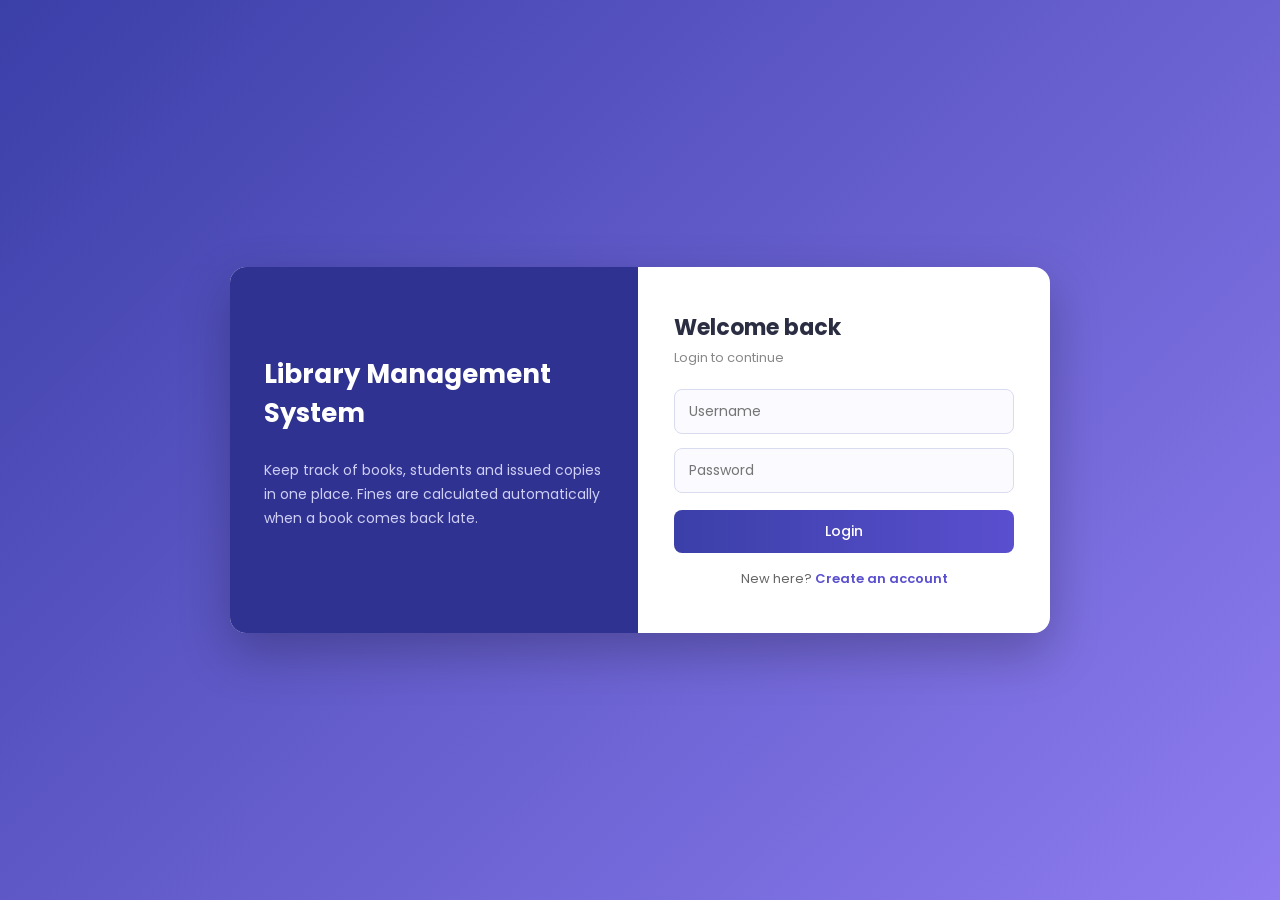
<file: books.html>
<!DOCTYPE html>
<html>
<head>
  <meta charset="UTF-8">
  <title>Manage Books</title>
  <link rel="stylesheet" href="css/style.css">
</head>
<body>
  <div class="navbar">
    <div>
      <a href="dashboard.html">Dashboard</a>
      <a href="books.html">Books</a>
      <a href="students.html">Students</a>
      <a href="issue.html">Issue / Return</a>
            <a href="history.html">History</a>
    </div>
    <button onclick="logout()">Logout</button>
  </div>
  <div class="container">
    <div class="card">
      <h2 id="formTitle">Add Book</h2>
      <input type="hidden" id="bookId">
      <input type="hidden" id="available">
      <input id="title" placeholder="Title">
      <input id="author" placeholder="Author">
      <input id="isbn" placeholder="ISBN">
      <input id="category" placeholder="Category">
      <input id="quantity" type="number" placeholder="Quantity">
      <button class="primary" onclick="saveBook()">Save Book</button>
      <p id="msg"></p>
    </div>
    <div class="card">
      <input placeholder="Search by title, author or ISBN" oninput="searchBooks(this.value)">
      <table>
        <thead><tr><th>Title</th><th>Author</th><th>ISBN</th><th>Category</th><th>Qty</th><th>Available</th><th>Actions</th></tr></thead>
        <tbody id="bookTable"></tbody>
      </table>
    </div>
  </div>
  <script src="js/api.js"></script>
  <script src="js/auth.js"></script>
  <script src="js/books.js"></script>
</body>
</html>
</file>
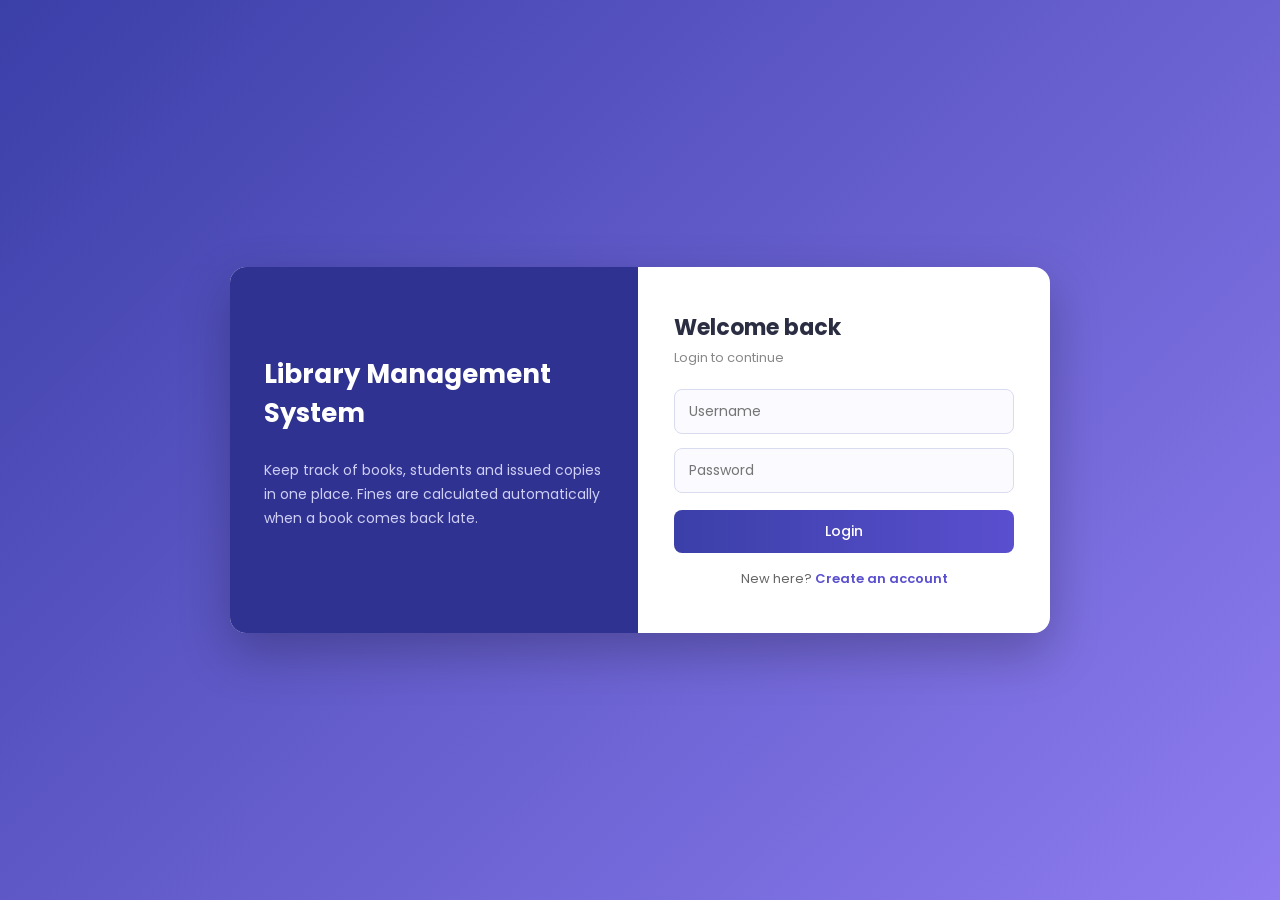
<file: dashboard.html>
<!DOCTYPE html>
<html>
<head>
  <meta charset="UTF-8">
  <meta name="viewport" content="width=device-width, initial-scale=1">
  <title>Dashboard</title>
  <link rel="stylesheet" href="css/style.css">
</head>
<body>
  <div class="navbar">
    <div>
      <a href="dashboard.html">Dashboard</a>
      <a href="books.html">Books</a>
      <a href="students.html">Students</a>
      <a href="issue.html">Issue / Return</a>
      <a href="history.html">History</a>
    </div>
    <button onclick="logout()">Logout</button>
  </div>
  <div class="container">
    <div class="card">
      <h2 id="welcome">Welcome</h2>
      <p>Here is a quick look at your library today. Use the menu above to manage books, students and issued books.</p>
    </div>

    <div class="stats">
      <div class="stat"><div class="num" id="totalBooks">0</div><div class="label">Total book titles</div></div>
      <div class="stat"><div class="num" id="totalStudents">0</div><div class="label">Registered students</div></div>
      <div class="stat good"><div class="num" id="issuedCount">0</div><div class="label">Books currently issued</div></div>
      <div class="stat warn"><div class="num" id="overdueCount">0</div><div class="label">Overdue books</div></div>
      <div class="stat warn"><div class="num" id="totalFines">Rs. 0</div><div class="label">Fines collected</div></div>
    </div>

    <div class="card">
      <h2>Library Rules Book: Late Return Fine</h2>
      <p>A book can be kept for <b>14 days</b>. After that, a fine is charged when the book is returned. A student can hold at most <b>3 books</b> at a time.</p>
      <table class="rules-table">
        <thead><tr><th>Days late</th><th>Fine</th></tr></thead>
        <tbody>
          <tr><td>1 to 3 days</td><td>Rs. 10</td></tr>
          <tr><td>4 to 7 days</td><td>Rs. 20</td></tr>
          <tr><td>8 to 14 days</td><td>Rs. 50</td></tr>
          <tr><td>15 days or more</td><td>Rs. 100</td></tr>
        </tbody>
      </table>
    </div>

    <div class="card">
      <h2>Overdue Books and Fines</h2>
      <table>
        <thead><tr><th>Student</th><th>Book</th><th>Due Date</th><th>Days Late</th><th>Fine</th></tr></thead>
        <tbody id="overdueTable"></tbody>
      </table>
    </div>
  </div>
  <script src="js/api.js"></script>
  <script src="js/auth.js"></script>
  <script src="js/dashboard.js"></script>
</body>
</html>
</file>
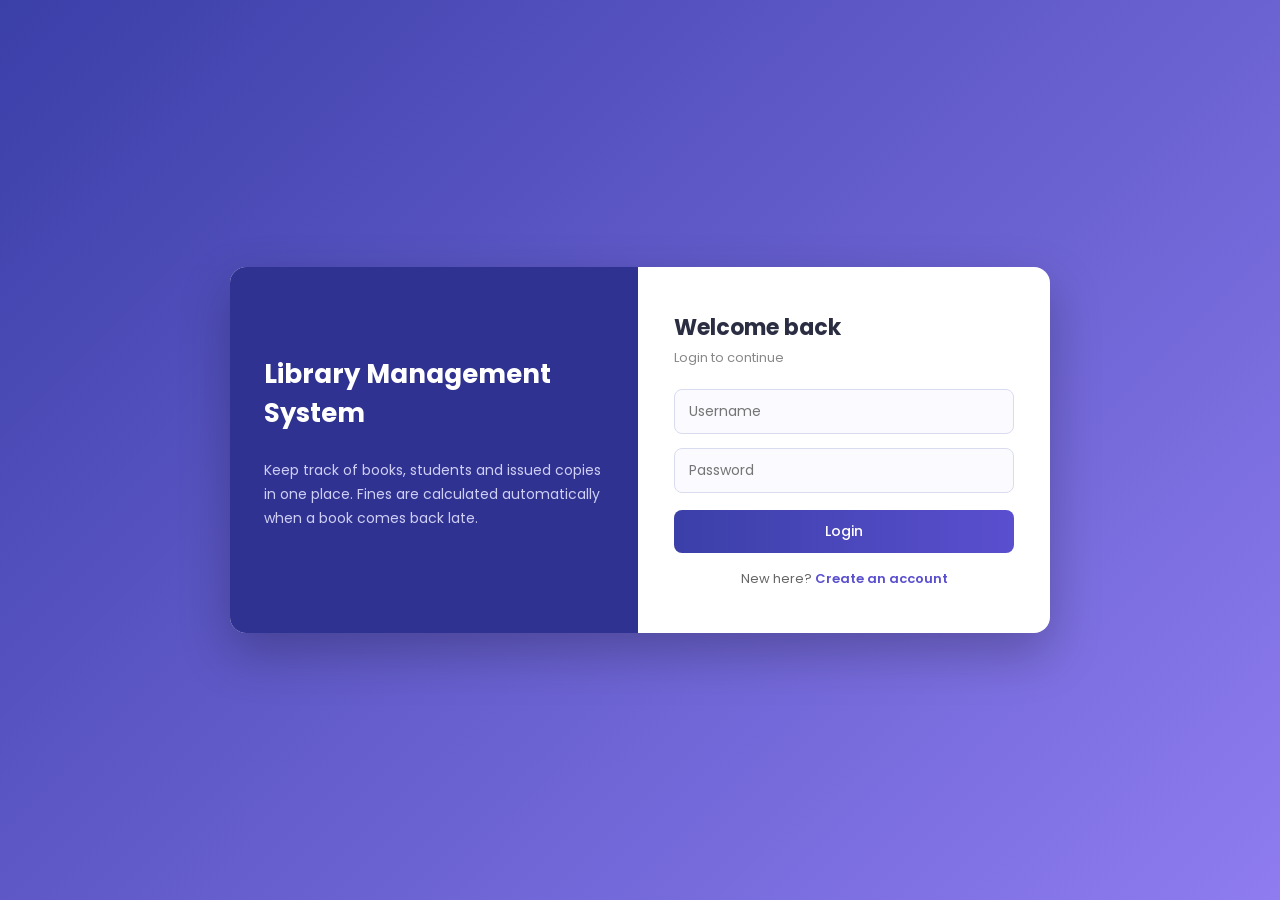
<file: history.html>
<!DOCTYPE html>
<html>
<head>
  <meta charset="UTF-8">
  <meta name="viewport" content="width=device-width, initial-scale=1">
  <title>Issue History</title>
  <link rel="stylesheet" href="css/style.css">
</head>
<body>
  <div class="navbar">
    <div>
      <a href="dashboard.html">Dashboard</a>
      <a href="books.html">Books</a>
      <a href="students.html">Students</a>
      <a href="issue.html">Issue / Return</a>
      <a href="history.html">History</a>
    </div>
    <button onclick="logout()">Logout</button>
  </div>
  <div class="container">
    <div class="card">
      <h2>Issue History</h2>
      <p>Every book ever issued, newest first, including returned books and the fines paid.</p>
      <select style="max-width:220px" onchange="filterHistory(this.value)">
        <option value="ALL">All records</option>
        <option value="ISSUED">Currently issued</option>
        <option value="RETURNED">Returned</option>
      </select>
      <table>
        <thead>
          <tr><th>Student</th><th>Book</th><th>Issue Date</th><th>Due Date</th><th>Return Date</th><th>Status</th><th>Fine</th></tr>
        </thead>
        <tbody id="historyTable"></tbody>
      </table>
    </div>
  </div>
  <script src="js/api.js"></script>
  <script src="js/auth.js"></script>
  <script src="js/history.js"></script>
</body>
</html>
</file>
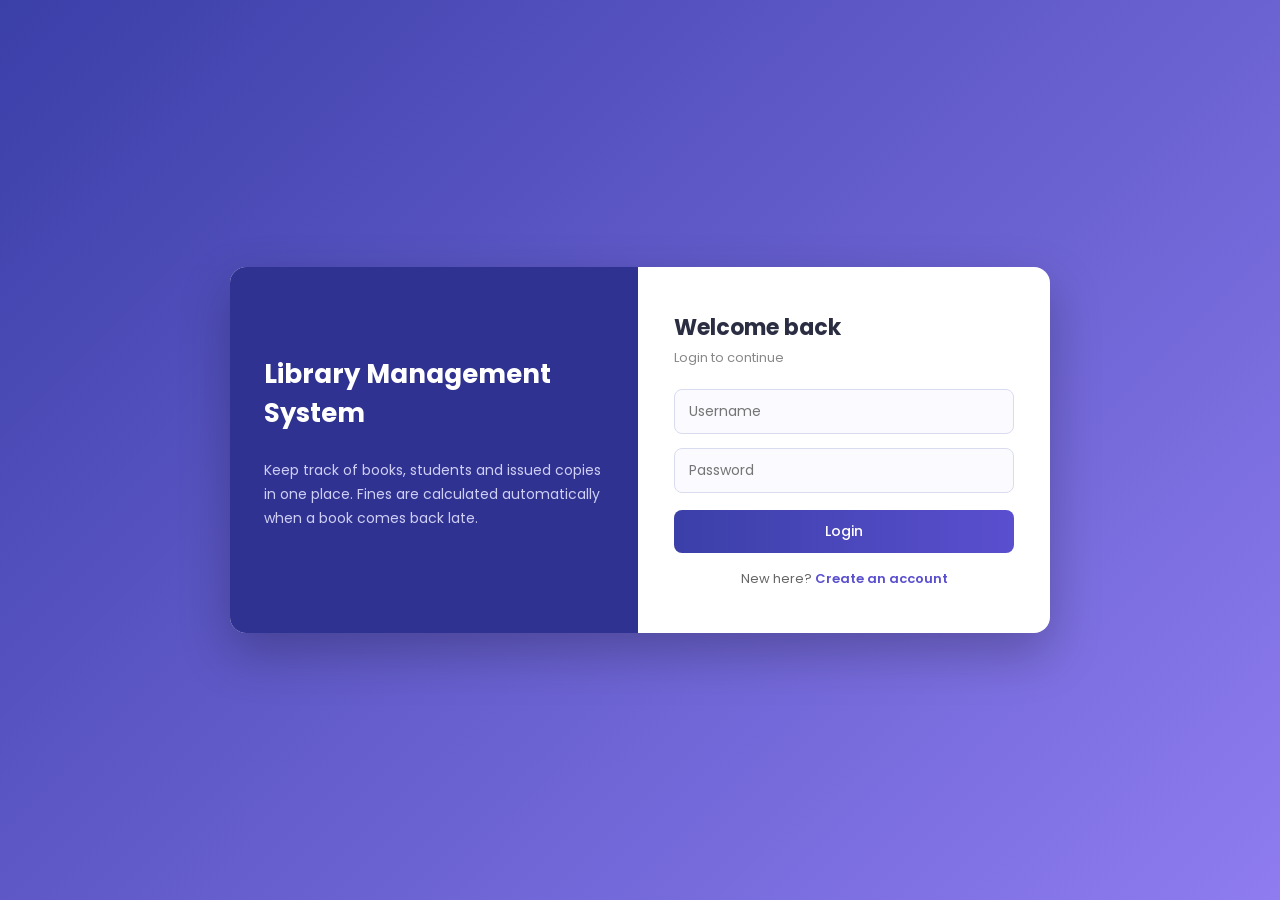
<file: issue.html>
<!DOCTYPE html>
<html>
<head>
  <meta charset="UTF-8">
  <meta name="viewport" content="width=device-width, initial-scale=1">
  <title>Issue / Return</title>
  <link rel="stylesheet" href="css/style.css">
</head>
<body>
  <div class="navbar">
    <div>
      <a href="dashboard.html">Dashboard</a>
      <a href="books.html">Books</a>
      <a href="students.html">Students</a>
      <a href="issue.html">Issue / Return</a>
            <a href="history.html">History</a>
    </div>
    <button onclick="logout()">Logout</button>
  </div>
  <div class="container">
    <div class="card">
      <h2>Issue a Book</h2>
      <select id="studentSelect"><option value="">Select Student</option></select>
      <select id="bookSelect"><option value="">Select Book</option></select>
      <button class="primary" onclick="issueBook()">Issue Book</button>
      <p id="msg"></p>
      <p class="note">Books must be returned within 14 days. Late returns are fined as per the rules book on the dashboard.</p>
    </div>
    <div class="card">
      <h2>Currently Issued Books</h2>
      <table>
        <thead><tr><th>Student</th><th>Book</th><th>Issue Date</th><th>Due Date</th><th>Fine</th><th>Action</th></tr></thead>
        <tbody id="issueTable"></tbody>
      </table>
    </div>
  </div>
  <script src="js/api.js"></script>
  <script src="js/auth.js"></script>
  <script src="js/issue.js"></script>
</body>
</html>
</file>
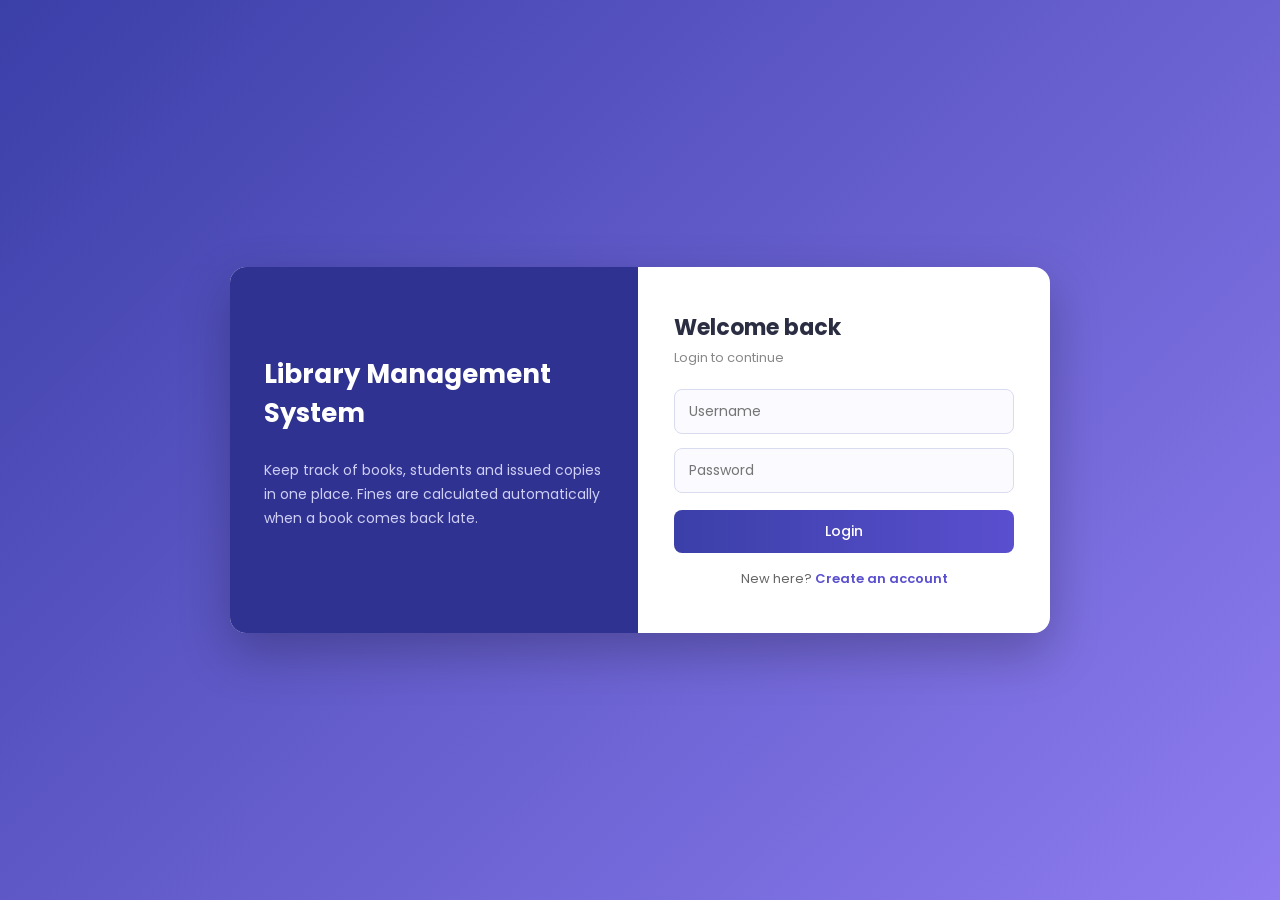
<file: login.html>
<!DOCTYPE html>
<html>
<head>
  <meta charset="UTF-8">
  <meta name="viewport" content="width=device-width, initial-scale=1">
  <title>Library Login</title>
  <link rel="stylesheet" href="css/style.css">
</head>
<body>
  <div class="auth-page">
    <div class="auth-box">
      <div class="auth-side">
        <h1>Library Management System</h1>
        <p>Keep track of books, students and issued copies in one place. Fines are calculated automatically when a book comes back late.</p>
      </div>
      <div class="auth-form">
        <h2>Welcome back</h2>
        <div class="sub">Login to continue</div>
        <input id="username" placeholder="Username">
        <input id="password" type="password" placeholder="Password">
        <button class="primary" onclick="login()">Login</button>
        <p id="msg" class="error"></p>
        <div class="switch">New here? <a href="signup.html">Create an account</a></div>
      </div>
    </div>
  </div>
  <script src="js/api.js"></script>
  <script>
    if (localStorage.getItem("loggedIn") === "true") {
      window.location.href = "dashboard.html";
    }

    async function login() {
      const username = document.getElementById("username").value;
      const password = document.getElementById("password").value;
      try {
        const result = await apiPost("/auth/login", { username, password });
        localStorage.setItem("loggedIn", "true");
        localStorage.setItem("userName", result.name);
        window.location.href = "dashboard.html";
      } catch (e) {
        document.getElementById("msg").innerText = e.message;
      }
    }
  </script>
</body>
</html>
</file>
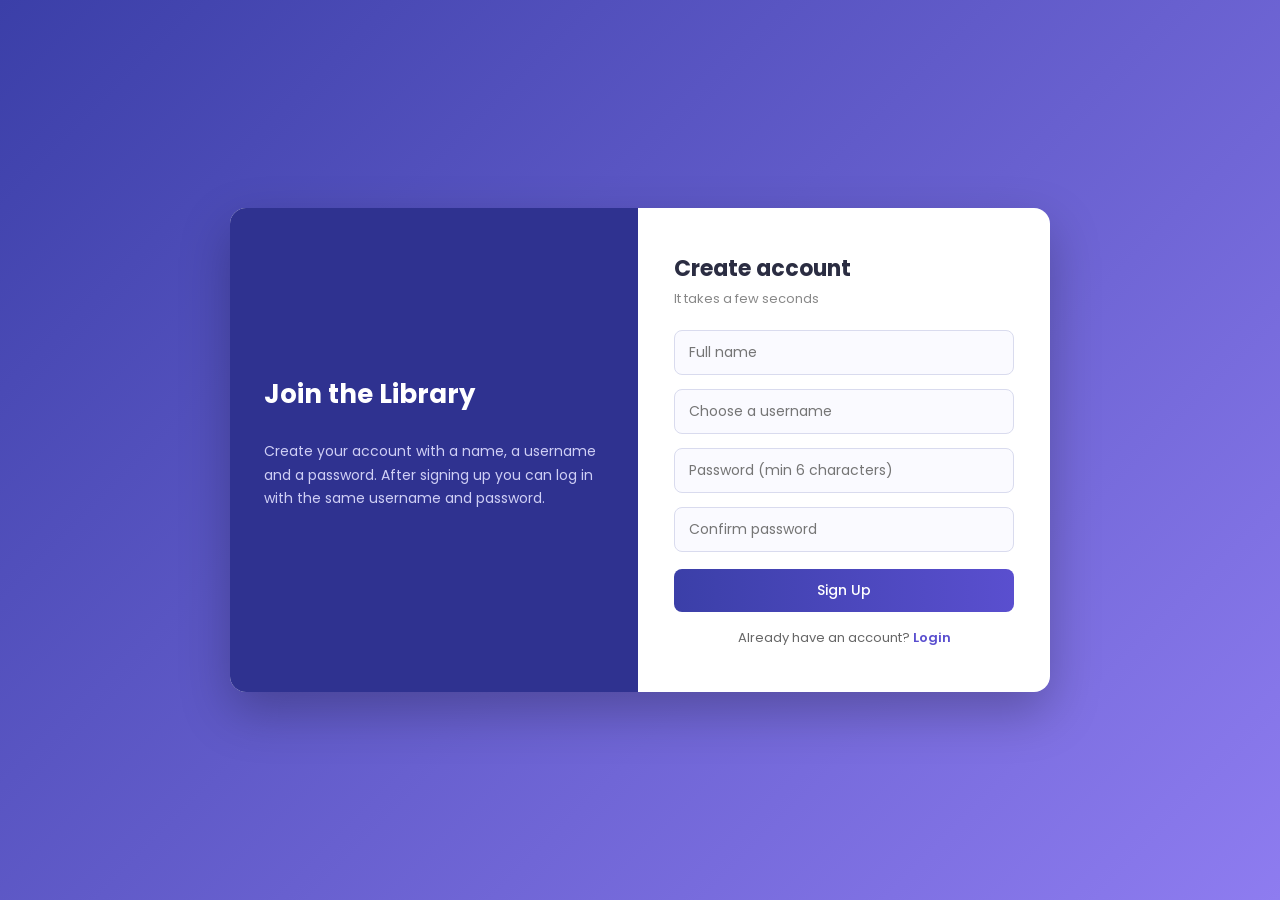
<file: signup.html>
<!DOCTYPE html>
<html>
<head>
  <meta charset="UTF-8">
  <meta name="viewport" content="width=device-width, initial-scale=1">
  <title>Sign Up</title>
  <link rel="stylesheet" href="css/style.css">
</head>
<body>
  <div class="auth-page">
    <div class="auth-box">
      <div class="auth-side">
        <h1>Join the Library</h1>
        <p>Create your account with a name, a username and a password. After signing up you can log in with the same username and password.</p>
      </div>
      <div class="auth-form">
        <h2>Create account</h2>
        <div class="sub">It takes a few seconds</div>
        <input id="fullName" placeholder="Full name">
        <input id="username" placeholder="Choose a username">
        <input id="password" type="password" placeholder="Password (min 6 characters)">
        <input id="confirm" type="password" placeholder="Confirm password">
        <button class="primary" onclick="signup()">Sign Up</button>
        <p id="msg" class="error"></p>
        <div class="switch">Already have an account? <a href="login.html">Login</a></div>
      </div>
    </div>
  </div>
  <script src="js/api.js"></script>
  <script>
    async function signup() {
      const fullName = document.getElementById("fullName").value;
      const username = document.getElementById("username").value;
      const password = document.getElementById("password").value;
      const confirm = document.getElementById("confirm").value;
      const msg = document.getElementById("msg");

      if (password !== confirm) {
        msg.className = "error";
        msg.innerText = "Passwords do not match";
        return;
      }
      try {
        const result = await apiPost("/auth/register", { fullName, username, password });
        msg.className = "success";
        msg.innerText = result.message + ". Redirecting to login...";
        setTimeout(() => window.location.href = "login.html", 1500);
      } catch (e) {
        msg.className = "error";
        msg.innerText = e.message;
      }
    }
  </script>
</body>
</html>
</file>
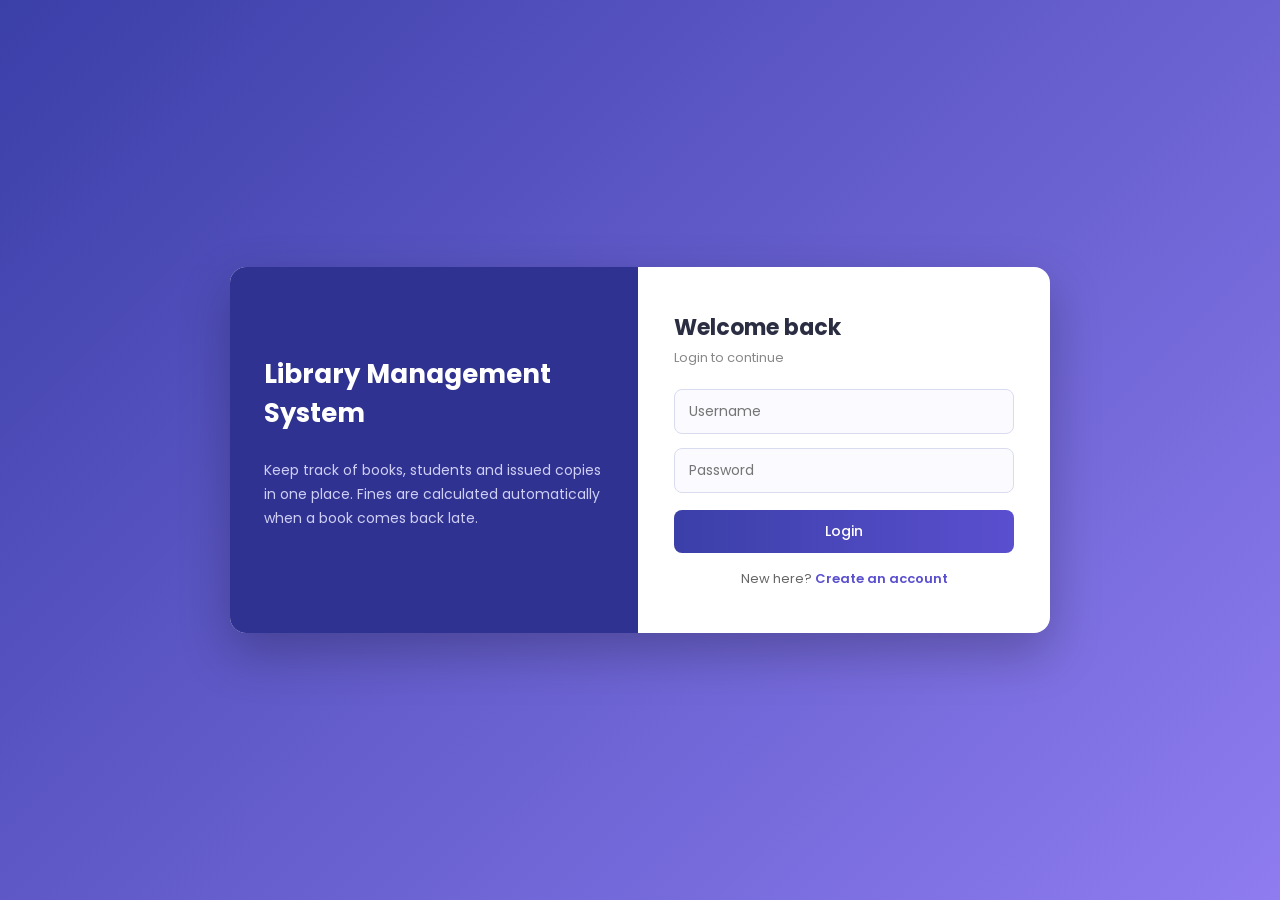
<file: students.html>
<!DOCTYPE html>
<html>
<head>
  <meta charset="UTF-8">
  <title>Manage Students</title>
  <link rel="stylesheet" href="css/style.css">
</head>
<body>
  <div class="navbar">
    <div>
      <a href="dashboard.html">Dashboard</a>
      <a href="books.html">Books</a>
      <a href="students.html">Students</a>
      <a href="issue.html">Issue / Return</a>
            <a href="history.html">History</a>
    </div>
    <button onclick="logout()">Logout</button>
  </div>
  <div class="container">
    <div class="card">
      <h2 id="formTitle">Add Student</h2>
      <input type="hidden" id="studentId">
      <input id="name" placeholder="Name">
      <input id="rollNo" placeholder="Roll Number">
      <input id="department" placeholder="Department">
      <input id="phone" placeholder="Phone">
      <button class="primary" onclick="saveStudent()">Save Student</button>
      <p id="msg"></p>
    </div>
    <div class="card">
      <table>
        <thead><tr><th>Name</th><th>Roll No</th><th>Department</th><th>Phone</th><th>Actions</th></tr></thead>
        <tbody id="studentTable"></tbody>
      </table>
    </div>
  </div>
  <script src="js/api.js"></script>
  <script src="js/auth.js"></script>
  <script src="js/students.js"></script>
</body>
</html>
</file>
<file: css/style.css>
@import url('https://fonts.googleapis.com/css2?family=Poppins:wght@400;500;600&display=swap');

* { box-sizing: border-box; font-family: 'Poppins', Arial, sans-serif; }
body { margin: 0; background: #f3f4fb; color: #2b2d42; }

/* ---------- navbar ---------- */
.navbar {
  background: linear-gradient(90deg, #3b3fa8, #5a4fcf);
  padding: 14px 32px; display: flex; align-items: center;
  box-shadow: 0 2px 10px rgba(59, 63, 168, 0.3);
}
.navbar a {
  color: #dcdcff; text-decoration: none; margin-right: 8px;
  padding: 8px 14px; border-radius: 6px; font-size: 14px; font-weight: 500;
}
.navbar a:hover { background: rgba(255, 255, 255, 0.15); color: #fff; }
.navbar a.active { background: #fff; color: #3b3fa8; }
.navbar .user-chip { margin-left: auto; margin-right: 14px; color: #fff; font-size: 14px; }
.navbar button {
  background: rgba(255, 255, 255, 0.18); color: #fff; border: 1px solid rgba(255, 255, 255, 0.4);
  padding: 7px 16px; border-radius: 6px; cursor: pointer; font-size: 13px;
}
.navbar button:hover { background: #e74c3c; border-color: #e74c3c; }

/* ---------- layout ---------- */
.container { max-width: 1000px; margin: 32px auto; padding: 0 20px; }
.card {
  background: #fff; padding: 26px; border-radius: 12px;
  box-shadow: 0 4px 14px rgba(40, 40, 100, 0.08); margin-bottom: 22px;
}
.card h2 { margin-top: 0; color: #3b3fa8; font-size: 20px; }

/* ---------- forms ---------- */
input, select {
  padding: 11px 14px; margin: 7px 0; width: 100%; font-size: 14px;
  border: 1.5px solid #d9dbee; border-radius: 8px; background: #fafaff;
}
input:focus, select:focus { outline: none; border-color: #5a4fcf; background: #fff; }
button.primary {
  background: linear-gradient(90deg, #3b3fa8, #5a4fcf); color: #fff; border: none;
  padding: 11px 22px; border-radius: 8px; cursor: pointer; margin-top: 10px;
  font-size: 14px; font-weight: 500;
}
button.primary:hover { opacity: 0.9; }
.error { color: #d63031; font-size: 14px; }
.success { color: #1e8e5a; font-size: 14px; }

/* ---------- tables ---------- */
table { width: 100%; border-collapse: collapse; margin-top: 16px; }
th { background: #eceefc; color: #3b3fa8; text-align: left; padding: 11px 12px; font-size: 13px; }
td { padding: 11px 12px; border-bottom: 1px solid #eee; font-size: 14px; }
tr:hover td { background: #f7f7ff; }
td button, .actions button {
  padding: 5px 12px; margin-right: 6px; border-radius: 6px; cursor: pointer;
  border: 1px solid #5a4fcf; background: #fff; color: #5a4fcf; font-size: 12px;
}
td button:hover { background: #5a4fcf; color: #fff; }
.actions button:last-child { border-color: #d63031; color: #d63031; }
.actions button:last-child:hover { background: #d63031; color: #fff; }

/* ---------- dashboard stat boxes ---------- */
.stats { display: grid; grid-template-columns: repeat(auto-fit, minmax(190px, 1fr)); gap: 18px; margin-bottom: 22px; }
.stat { background: #fff; padding: 22px; border-radius: 12px; border-left: 5px solid #5a4fcf; box-shadow: 0 4px 14px rgba(40, 40, 100, 0.08); }
.stat.warn { border-left-color: #e17055; }
.stat.good { border-left-color: #1e8e5a; }
.stat .num { font-size: 32px; font-weight: 600; color: #3b3fa8; }
.stat .label { font-size: 13px; color: #777; }

/* ---------- login / signup page ---------- */
.auth-page { min-height: 100vh; display: flex; align-items: center; justify-content: center; padding: 20px;
  background: linear-gradient(135deg, #3b3fa8, #8e7cf0); }
.auth-box { display: flex; width: 100%; max-width: 820px; background: #fff; border-radius: 16px; overflow: hidden;
  box-shadow: 0 20px 50px rgba(0, 0, 0, 0.25); }
.auth-side { flex: 1; background: #2f3290; color: #fff; padding: 44px 34px; display: flex; flex-direction: column; justify-content: center; }
.auth-side h1 { font-size: 26px; margin: 0 0 12px; }
.auth-side p { color: #cfcff5; font-size: 14px; line-height: 1.7; }
.auth-form { flex: 1; padding: 44px 36px; }
.auth-form h2 { margin: 0 0 4px; color: #2b2d42; font-size: 22px; }
.auth-form .sub { color: #888; font-size: 13px; margin-bottom: 14px; }
.auth-form button.primary { width: 100%; }
.switch { margin-top: 16px; font-size: 13px; text-align: center; color: #666; }
.switch a { color: #5a4fcf; font-weight: 600; text-decoration: none; }
@media (max-width: 680px) { .auth-side { display: none; } }
/* ---------- fine rules + overdue ---------- */
.rules-table td:last-child { font-weight: 600; color: #d63031; }
.fine-text { color: #d63031; font-weight: 600; }
.badge-fine { background: #ffeaea; color: #d63031; padding: 3px 10px; border-radius: 20px; font-size: 12px; font-weight: 500; }
.note { font-size: 13px; color: #777; margin-top: 12px; }


/* ---------- overdue button ---------- */
td .btn-overdue { border-color: #e17055; color: #e17055; }
td .btn-overdue:hover { background: #e17055; color: #fff;
 }

/* ---------- history status badges ---------- */
.badge-ok { background: #e3f6ec; color: #1e8e5a; padding: 3px 10px; border-radius: 20px; font-size: 12px; font-weight: 500; }
.badge-issued { background: #eceefc; color: #3b3fa8; padding: 3px 10px; border-radius: 20px; font-size: 12px; font-weight: 500; }
</file>
